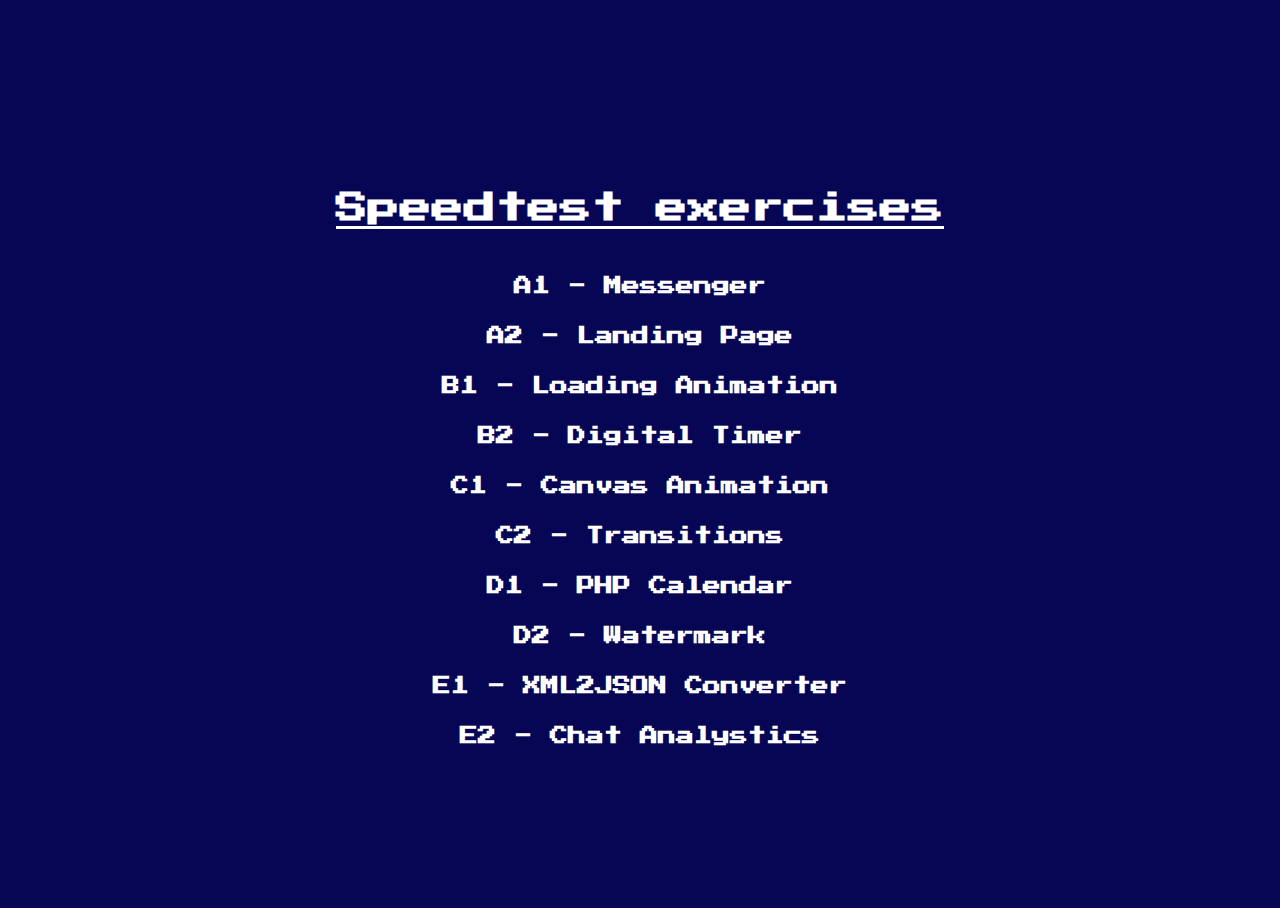
<file: index.html>
<!DOCTYPE html>
<html lang="en">
<head>
    <meta charset="UTF-8">
    <meta name="viewport" content="width=device-width, initial-scale=1.0">
    <title>Speedtest - Exercise</title>
    <style>

        @import url('https://fonts.googleapis.com/css?family=Press+Start+2P&display=swap');

        html {
            height: 100%;
        }

        body {
            height: 100%;
            background-color: #060654;
            font-family: 'Press Start 2P', sans-serif;
        }

        .speedtest {
            display: flex;
            justify-content: center;
            align-items: center;
            height: 100%;
        }

        .speedtest-list {
            display: flex;
            flex-direction: column;
            justify-content: center;
            align-items: center;
            gap: 32px;

            
        }

        .speedtest-item {
            color: white;
            text-decoration: none;
            font-size: 18px;
            font-weight: 600;
        }

        h1 {
            color: white;
            text-decoration: underline;
        }
    </style>
</head>
<body>
    <div class="speedtest">
        <div class="speedtest-list">
            <h1>Speedtest exercises</h1>
            <a class="speedtest-item" target="_blank" href="A1 - Mockup/figma.txt">A1 - Messenger</a>
            <a class="speedtest-item" target="_blank" href="A2 - Landing Page/malang-destinasi/index.html">A2 - Landing Page</a>
            <a class="speedtest-item" target="_blank" href="B1 - Loading Animation/index.html">B1 - Loading Animation</a>
            <a class="speedtest-item" target="_blank" href="B2 - Digital Timer/index.html">B2 - Digital Timer</a>
            <a class="speedtest-item" target="_blank" href="C1 - Canvas Animation/index.html">C1 - Canvas Animation</a>
            <a class="speedtest-item" target="_blank" href="C2 - Transition/index.html">C2 - Transitions</a>
            <a class="speedtest-item" target="_blank" href="https://github.com/laksamanaap/Speedtest-Latihan">D1 - PHP Calendar</a>
            <a class="speedtest-item" target="_blank" href="https://github.com/laksamanaap/Speedtest-Latihan">D2 - Watermark</a>
            <a class="speedtest-item" target="_blank" href="https://github.com/laksamanaap/Speedtest-Latihan">E1 - XML2JSON Converter</a>
            <a class="speedtest-item" target="_blank" href="https://github.com/laksamanaap/Speedtest-Latihan">E2 - Chat Analystics</a>
        </div>
    </div>
</body>
</html>
</file>
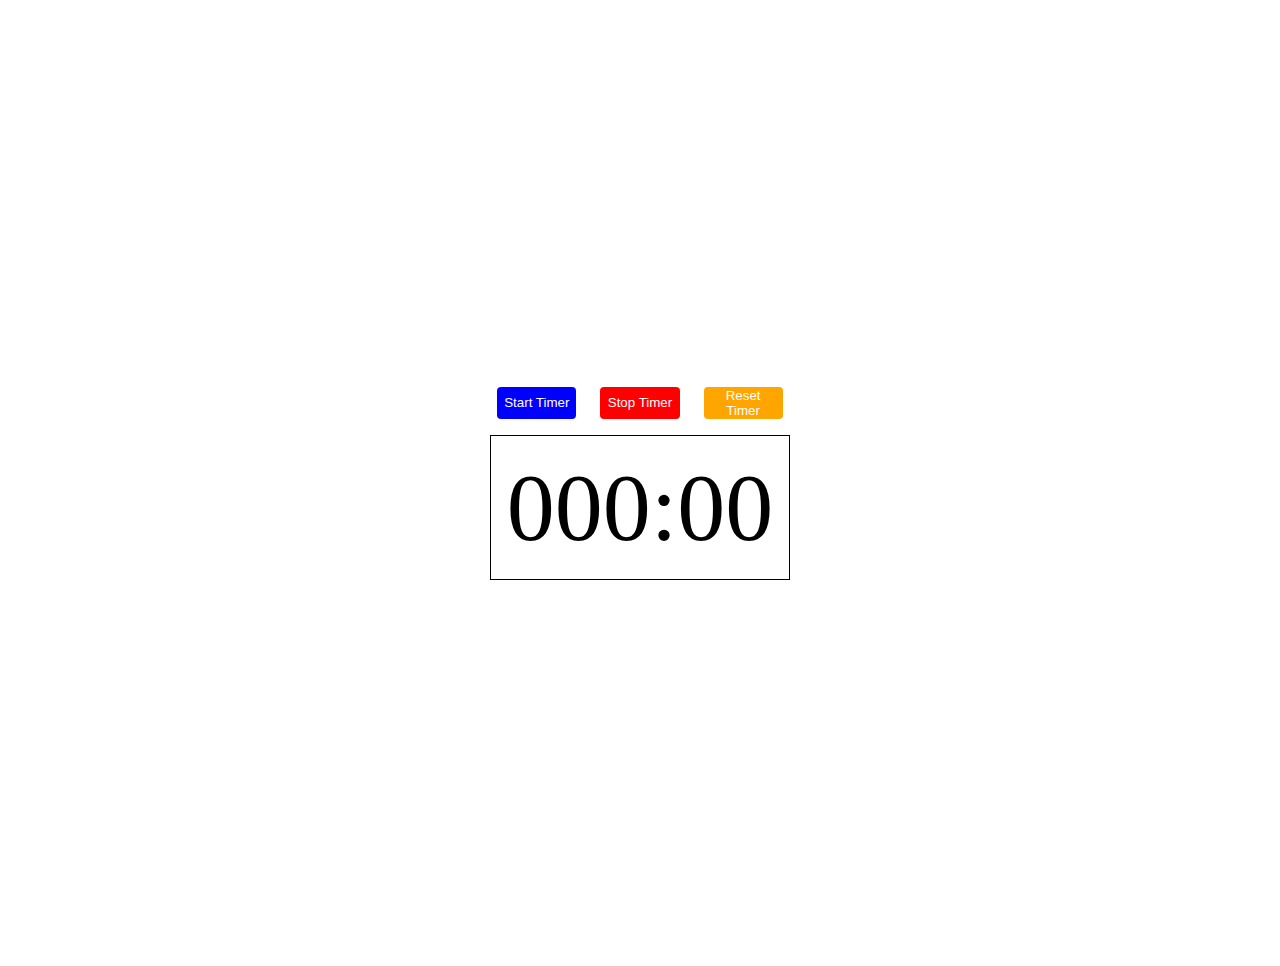
<file: B2 - Digital Timer/index.html>
<!DOCTYPE html>
<html lang="en">
<head>
    <meta charset="UTF-8">
    <meta name="viewport" content="width=device-width, initial-scale=1.0">
    <link rel="stylesheet" href="styles.css">
    <title>Digital TImer</title>
</head>
<body>
    <div class="container">
        <div class="buttons">
            <button id="start-btn">Start Timer</button>
            <button id="stop-btn">Stop Timer</button>
            <button id="reset-btn">Reset Timer</button>
        </div>
        <div class="timer">
            <span id="timer-display">000:00</span>
        </div>
    </div>
    <script src="script.js"></script>
</body>
</html>
</file>
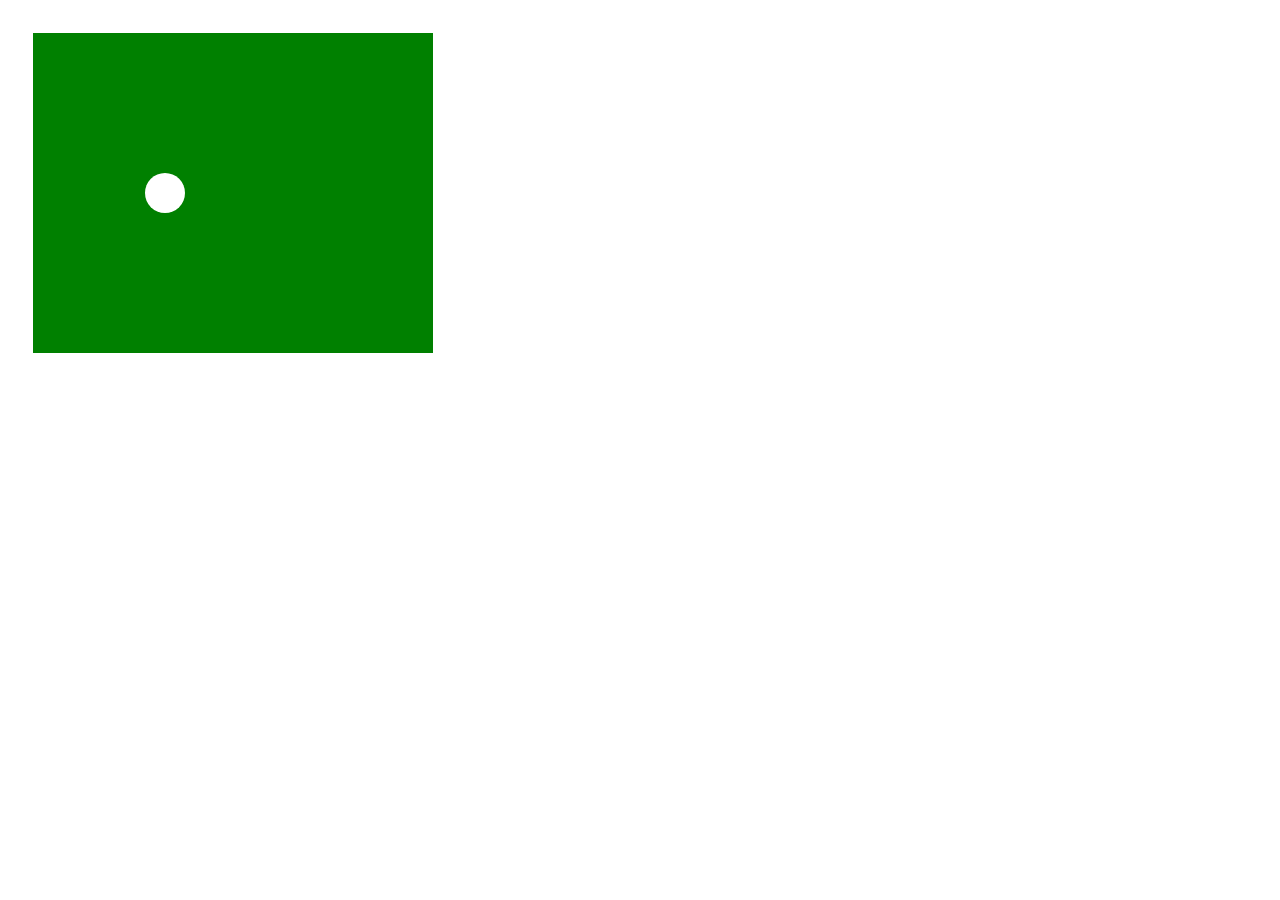
<file: C1 - Canvas Animation/index.html>
<!DOCTYPE html>
<html lang="en">
<head>
    <meta charset="UTF-8">
    <meta name="viewport" content="width=device-width, initial-scale=1.0">
    <title>Moving Circular Figure</title>
    <link rel="stylesheet" href="styles.css">
</head>
<body>
    <canvas id="canvas" width="400" height="320"></canvas>
    <script src="script.js"></script>
</body>
</html>
</file>
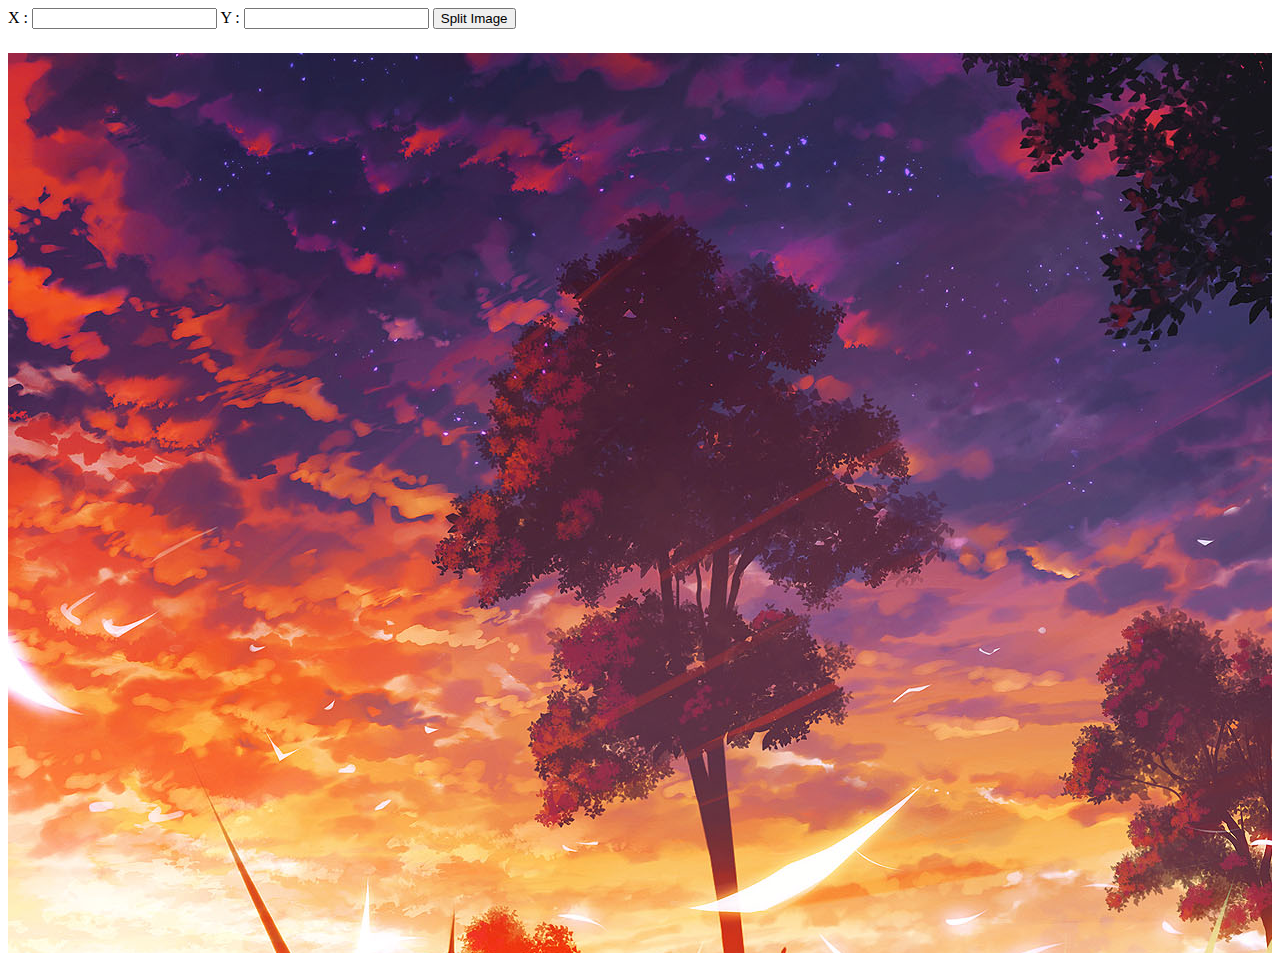
<file: C2 - Transition/index.html>
<!DOCTYPE html>
<html lang="en">

<head>
    <meta charset="UTF-8">
    <meta name="viewport" content="width=device-width, initial-scale=1.0">
    <title>Transitions</title>
    <style>

        html {
            height: 100%;
        }

        body {
            height: 100%;
        }

        #grid-container {
            display: grid;
            grid-template-columns: repeat(var(--x), 1fr);
            grid-template-rows: repeat(var(--y), 1fr);
            margin-top: 24px;
            height: 100% !important;
        }

        .grid-cell {
            background-color: transparent; 
            border: 2px solid yellow; 
            height: 100%;
        }

        .grid-cell-animated {
            transition: .5s cubic-bezier(0.075, 0.82, 0.165, 1);
            background-color: white;
            border: unset;
        }

        
    
    </style>
</head>

<body>
    <label for="xInput">X :</label>
    <input type="number" id="xInput" min="1">
    <label for="yInput">Y :</label>
    <input type="number" id="yInput" min="1">
    <button id="splitButton">Split Image</button>
    <br>

    <div id="grid-container" style="background-image: url(image.jpg); object-fit: cover;"></div>
    
    <script src="main.js"></script>
</body>

</html>
</file>
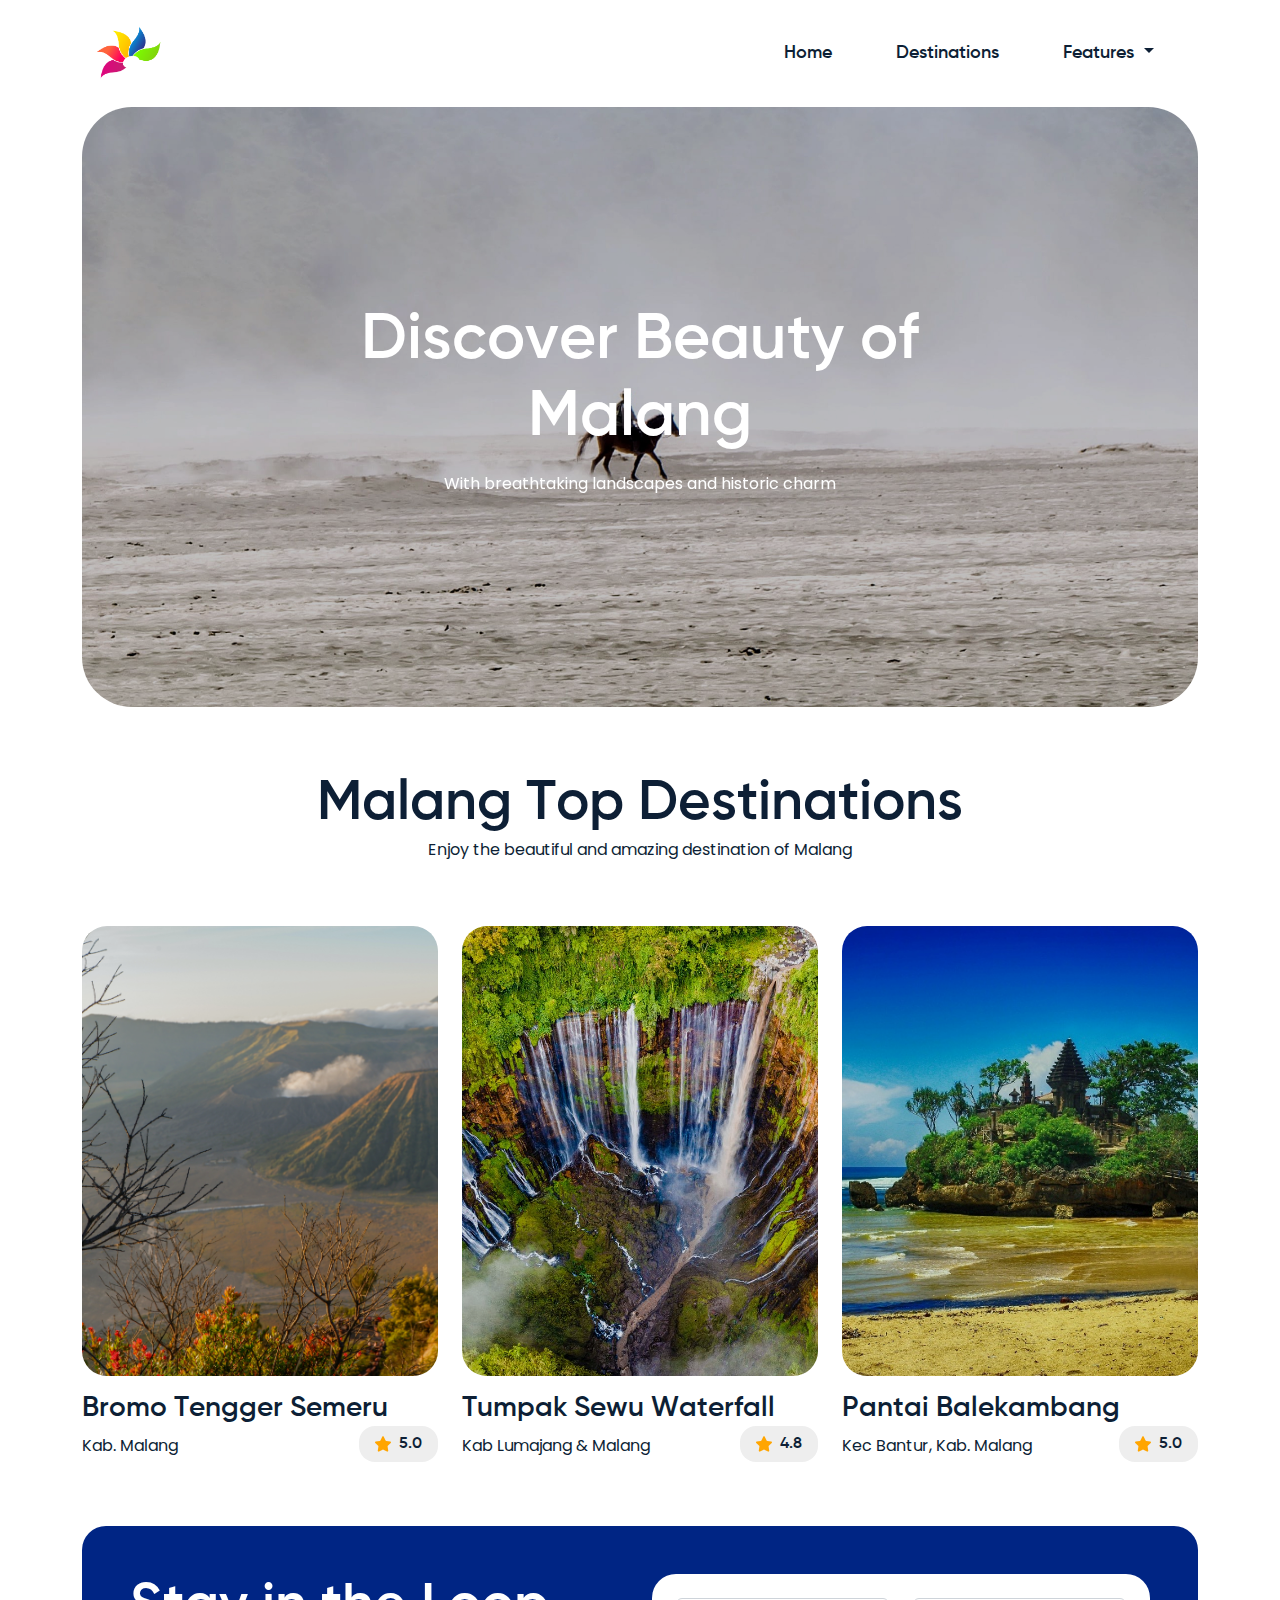
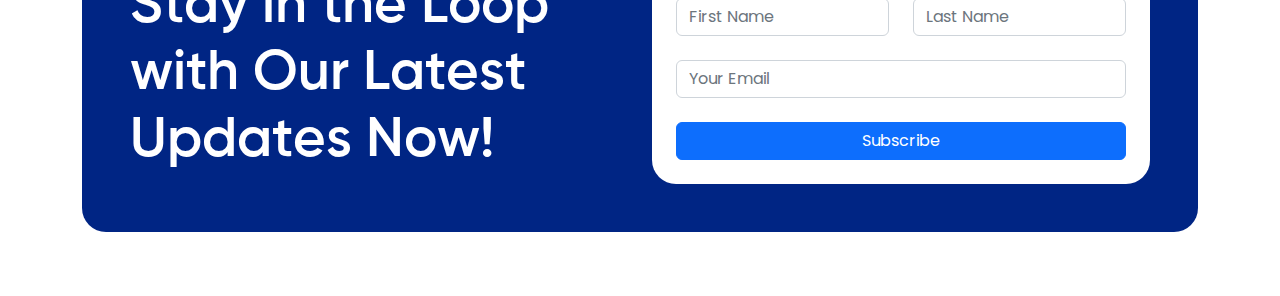
<file: A2 - Landing Page/malang-destinasi/index.html>
<!DOCTYPE html>
<html lang="en">
<head>
    <meta charset="UTF-8">
    <meta name="viewport" content="width=device-width, initial-scale=1.0">
    <title>Malang Destinasi</title>
    <link rel="stylesheet" href="vendor/bootstrap/css/bootstrap.min.css">
    <link rel="stylesheet" href="style.css">
</head>
<body>
    <header id="header" class="bg-light sticky-top">
        <div class="container">
            <nav class="navbar navbar-expand-lg ">
                <div class="container-fluid">
                    <div class="navbar-brand">
                        <a href="index.html" title="Malangans" class="text-decoration-none">
                            <img src="assets/logo.png" width="70px" height="100%" alt="logo">
                        </a>
                    </div>
                    <button class="navbar-toggler" type="button" data-bs-toggle="collapse" data-bs-target="#navbarNavDropdown"
                        aria-controls="navbarNavDropdown" aria-expanded="false" aria-label="Toggle navigation">
                        <span class="navbar-toggler-icon"></span>
                    </button>
                    <div class="collapse navbar-collapse" id="navbarNavDropdown">
                        <ul class="navbar-nav d-flex justify-content-end w-100">
                            <li class="nav-item">
                                <a class="nav-link active" aria-current="page" href="#hero">Home</a>
                            </li>
                            <li class="nav-item">
                                <a class="nav-link" href="#destinations">Destinations</a>
                            </li>
                            <li class="nav-item dropdown">
                                <a class="nav-link dropdown-toggle" href="#" role="button" data-bs-toggle="dropdown"
                                    aria-expanded="false">
                                    Features
                                </a>
                                <ul class="dropdown-menu">
                                    <li><a class="dropdown-item" href="#">Action</a></li>
                                    <li><a class="dropdown-item" href="#">Another action</a></li>
                                    <li><a class="dropdown-item" href="#">Something else here</a></li>
                                </ul>
                            </li>
                        </ul>
                    </div>
                </div>
            </nav>
        </div>
    </header>
    <main>
        <div class="container">
            <div class="carousel slide carousel-fade px-0" data-bs-ride="carousel" id="hero">
                <div class="carousel-inner">
                    <div class="carousel-item active" data-bs-interval="2000">
                        <img src="assets/kuda-bromo.jpg" class="d-block w-100" alt="...">
                    </div>
                    <div class="carousel-item" data-bs-interval="2000">
                        <img src="assets/Kampoeng-Warnawarni.jpg" class="d-block w-100" alt="...">
                    </div>
                    <div class="carousel-item" data-bs-interval="2000">
                        <img src="assets/Bromo.jpg" class="d-block w-100" alt="...">
                    </div>
                </div>
                <div class="carousel-title">
                    <h2>Discover Beauty of Malang</h2>
                    <p class="mt-3">
                        With breathtaking landscapes and historic charm
                    </p>
                </div>
            </div>
        </div>
        <div class="container">
            <div id="destinations">
                <h2 class="d-flex justify-content-center display-4">Malang Top Destinations</h2>
                <p class="d-flex justify-content-center">Enjoy the beautiful and amazing destination of Malang</p>
                <div class="row mt-5">
                    <div class="col-lg-4 mt-3" role="button">
                        <img class="top-destinations" src="assets/Bromo.jpg" alt="bromo">
                        <h3 class="mt-3">Bromo Tengger Semeru</h3>
                        <div class="d-flex justify-content-between">
                            <p class="mb-0 mt-2">Kab. Malang</p>
                            <div class="star d-flex align-items-center gap-2">
                                <img class="top-rating" src="assets/star.svg" alt="star">
                                <span>5.0</span>
                            </div>
                        </div>
                    </div>
                    <div class="col-lg-4 mt-3" role="button">
                        <img class="top-destinations" src="assets/tumpak sewu.jpg" alt="Tumpak Sewu">
                        <h3 class="mt-3">Tumpak Sewu Waterfall</h3>
                        <div class="d-flex justify-content-between">
                            <p class="mb-0 mt-2">Kab Lumajang & Malang</p>
                            <div class="star d-flex align-items-center gap-2">
                                <img class="top-rating" src="assets/star.svg" alt="star">
                                <span>4.8</span>
                            </div>
                        </div>
                    </div>
                    <div class="col-lg-4 mt-3" role="button">
                        <img class="top-destinations" src="assets/balekambang.jpg" alt="bromo">
                        <h3 class="mt-3">Pantai Balekambang</h3>
                        <div class="d-flex justify-content-between">
                            <p class="mb-0 mt-2">Kec Bantur, Kab. Malang</p>
                            <div class="star d-flex align-items-center gap-2">
                                <img class="top-rating" src="assets/star.svg" alt="star">
                                <span>5.0</span>
                            </div>
                        </div>
                    </div>
                </div>
            </div>
        </div>
        <div class="container">
            <div id="cta">
                <div class="row">
                    <div class="col-lg-6">
                        <h2 class="display-4">Stay in the Loop with Our Latest Updates Now!</h2>
                    </div>
                    <div class="col-lg-6">
                        <form class="form mt-lg-0 mt-sm-5" action="#">
                            <div class="row">
                                <div class="form-firstName col-lg-6">
                                    <input type="text" name="first-name" class="form-control w-100 rounded" placeholder="First Name">
                                </div>
                                <div class="form-lastName col-lg-6 mt-lg-0 mt-sm-3">
                                    <input type="text" name="last-name" class="form-control w-100 rounded" placeholder="Last Name">
                                </div>
                                <div class="form-button col-lg-12">
                                    <input type="text" name="email" class="form-control w-100 rounded mt-4" placeholder="Your Email">
                                </div>
                                <div class="col-lg-12">
                                    <button class="btn btn-primary btn-md w-100 mt-4">Subscribe</button>
                                </div>
                            </div>
                        </form>
                    </div>
                </div>
            </div>
        </div>
    </main>

    <script src="vendor/bootstrap/js/bootstrap.min.js"></script>
</body>
</html>
</file>
<file: B2 - Digital Timer/styles.css>
body {
  padding: 25px;
  height: 100vh;
  display: flex;
  justify-content: center;
  align-items: center;
}

.container {
  display: flex;
  justify-content: center;
  align-items: center;
  flex-direction: column;
  gap: 16px;
}

.timer {
  font-size: 96px;
  border: 1px solid black;
  padding: 16px;
  font-weight: 500;
}

.buttons {
  display: flex;
  gap: 24px;
}

button {
  width: 100%;
  color: white;
  border: 0;
  border-radius: 4px;
  cursor: pointer;
}

button#start-btn {
  background-color: blue;
}

button#stop-btn {
  background-color: red; 
}

button#reset-btn {
  background-color: orange;
}

.title {
	color: #5C6AC4;
}
</file>
<file: C1 - Canvas Animation/styles.css>
body{
  padding: 25px;
  /* background-color:green */
}
.title {
	color: #5C6AC4;
}
</file>
<file: A2 - Landing Page/malang-destinasi/style.css>
:root {
    --primary: #3B71FE;
    --primary-dark: #002584;
    --secondary: #0D1F35;
    --tertinary: #565E73;
    --green: #B3E8BE;
}

@font-face {
    font-family: Poppins;
    src: url("./fonts/Poppins-Regular.woff") format("woff"),
        url("./fonts/Poppins-Regular.ttf") format("truetype");
    font-weight: 400;
    font-display: swap;
}

@font-face {
    font-family: Gilroy;
    src: url("./fonts/Gilroy-SemiBold.woff") format("woff"),
        url("./fonts/Gilroy-SemiBold.ttf") format("truetype");
    font-weight: 600;
    font-display: swap;
}

body {
    font-family: Poppins, sans-serif;
    color: var(--secondary);
}

h1,h2,h3,h4,h5,h6,span {
    font-family: Gilroy, sans-serif;
    font-weight: bold;
    margin: 0;
}

/* Header */

#header {
    background-color: white !important;
}


#header .navbar-toggler-icon, #header .navbar-toggler-icon::before, #header .navbar-toggler-icon::after {
        display: block;
        width: 32px;
        height: 4px;
        background-color: var(--secondary);
        border-radius: 3px;
}

#header .navbar-toggler-icon::before {
    content: "";
    width: 24px;
    transform: translate(4px, -8px);
}

#header .navbar-toggler-icon::after {
    content: "";
    width: 24px;
    transform: translate(4px, 4px);
}

#header .navbar-brand a h1 {
    color: var(--secondary);
    font-size: 32px;
}

#header .navbar-brand a h1::after {
    content: "";
    background: url(assets/logo.png);
    color: var(--primary);
}

#header .navbar-toggler:focus {
    box-shadow: unset;
}

#header .nav-link {
    margin: 24px;
    color: var(--secondary);
    font-family: Gilroy, sans-serif;
    font-weight: 400;
    font-size: 18px;
    transition: color .15s ease;
}

#header .nav-link:hover {
    color: var(--primary);
}

#header .btn {
    margin: 16px;
    padding: 12px 32px;
    color: white;
    background-color: var(--primary);
    border-radius: 10px;
    font-size: 18px;
}

#header .navbar-toggler {
    border: none;
    width: 32px;
    height: 32px;
    transform: translate(-50%);
}

#hero {
    height: 600px;
}

#hero .carousel-item {
    border-radius: 50px;
    overflow: hidden;
}

#hero img {
    width: 100% !important;
    height: 600px;
    object-fit: cover;
    filter: brightness(.75);
}

#hero .carousel-title {
    position: absolute;
    top: 50%;
    left: 50%;
    transform: translate(-50%, -50%);
    z-index: 2;
}

#hero h2 {
    text-align: center;
    color: white;
    font-size: 64px;
}

#hero p {
    text-align: center;
    color: white;
}

#destinations {
    margin-top: 64px;
}

#destinations img.top-destinations {
    width: 100%;
    height: 450px;
    object-fit: cover;
    border-radius: 25px;
    filter: brightness(0.9);
}

#destinations img.top-rating {
    width: 16px;
    color: yellow !important;
}

#destinations .star {
    background-color: #eeeeee;
    padding: 6px 16px;
    border-radius: 16px;
}

#cta {
    background-color: var(--primary-dark);
    padding: 48px;
    color: white;
    margin-top: 64px;
    margin-bottom: 64px;
    border-radius: 24px;
}

#cta .form {
    background-color: white;
    padding: 24px;
    border-radius: 24px;

    @media only screen and (max-width:480px)  {
        margin-top: 32px;
    }
}

#cta .form-lastName {
    @media only screen and (max-width:480px) {
        margin-top: 16px;
    }
}
</file>
